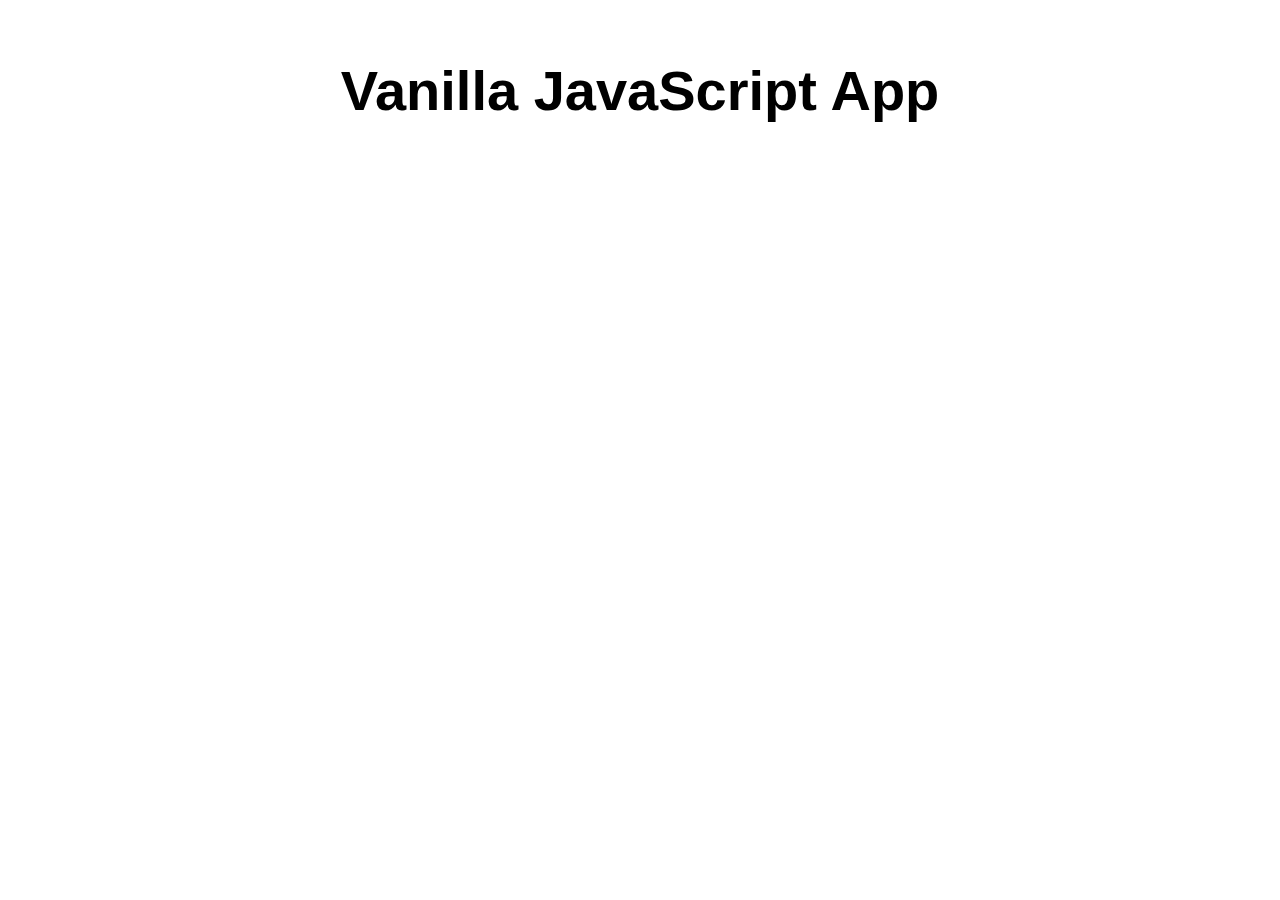
<file: src/index.html>
<!DOCTYPE html>
<html lang="en">

<head>
  <meta charset="UTF-8">
  <meta name="viewport" content="width=device-width, initial-scale=1.0">
  <link rel="stylesheet" href="styles.css">
  <title>Vanilla JavaScript App</title>
</head>

<body>
  <main>
    <h1>Vanilla JavaScript App</h1>
  </main>
</body>

</html>
</file>
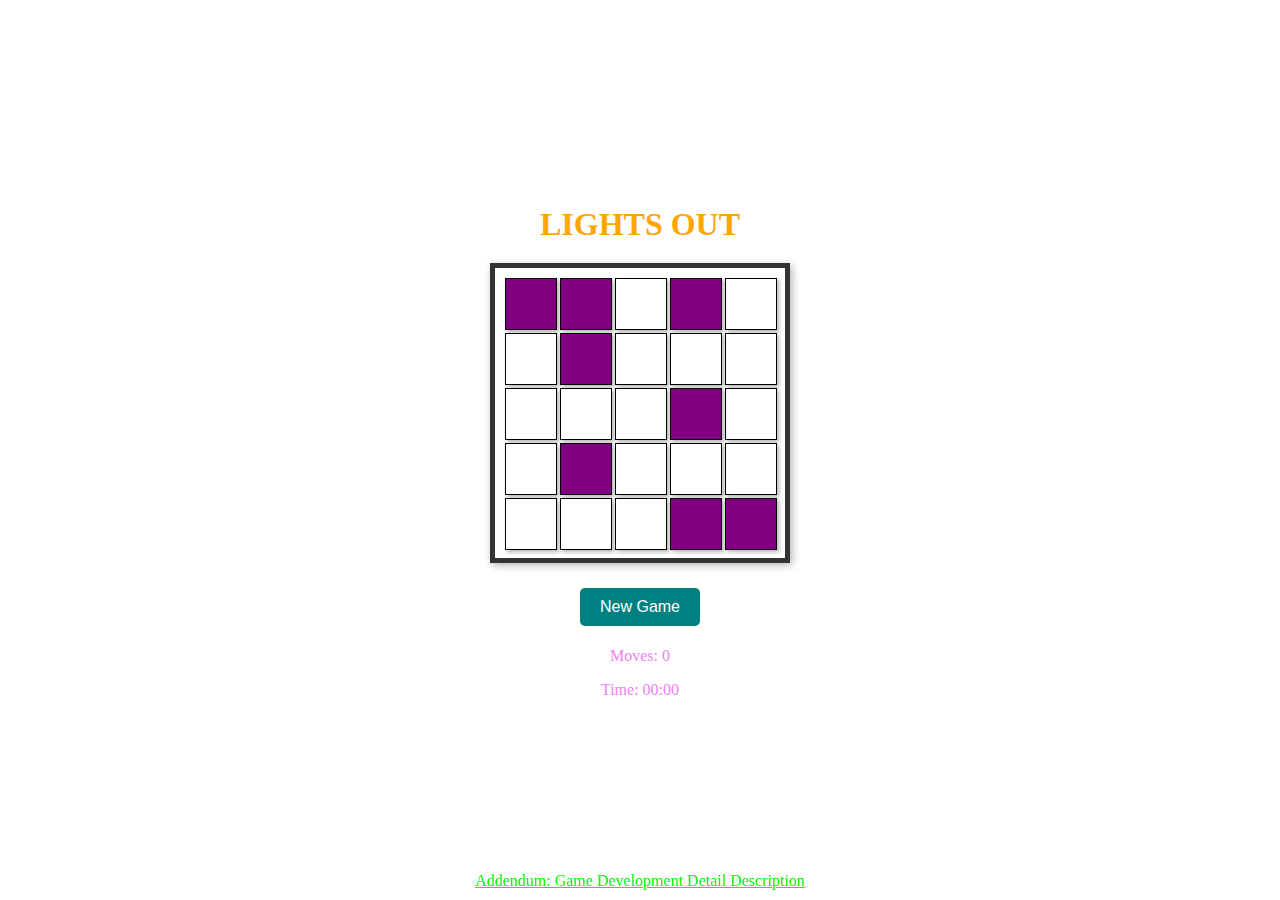
<file: src/itc505/final/index.html>
<!DOCTYPE html>
<html lang="en">
<head>
  <meta charset="UTF-8">
  <title>Lights Out</title>
  <link rel="stylesheet" href="styles.css">
</head>
<body>
  <div class="container">
    <h1 class="game-title">LIGHTS OUT </h1>
    <div class="board" id="board"></div>
    <div class="buttons">
      <button onclick="newGame()">New Game</button>
      <p>Moves: <span id="moveCount">0</span></p>
	   <p>Time: <span id="timer">0:00</span></p>
    </div>
  </div>

  <!-- Game Logic -->
  <script src="script.js"></script>

  <!-- Addendum Link -->
  <footer>
    <div class="addendum-link" style="text-align: center; margin-top: 20px;">
      <a href="addendum.html">Addendum: Game Development Detail Description</a>
    </div>
  </footer>
</body>
</html>
</file>
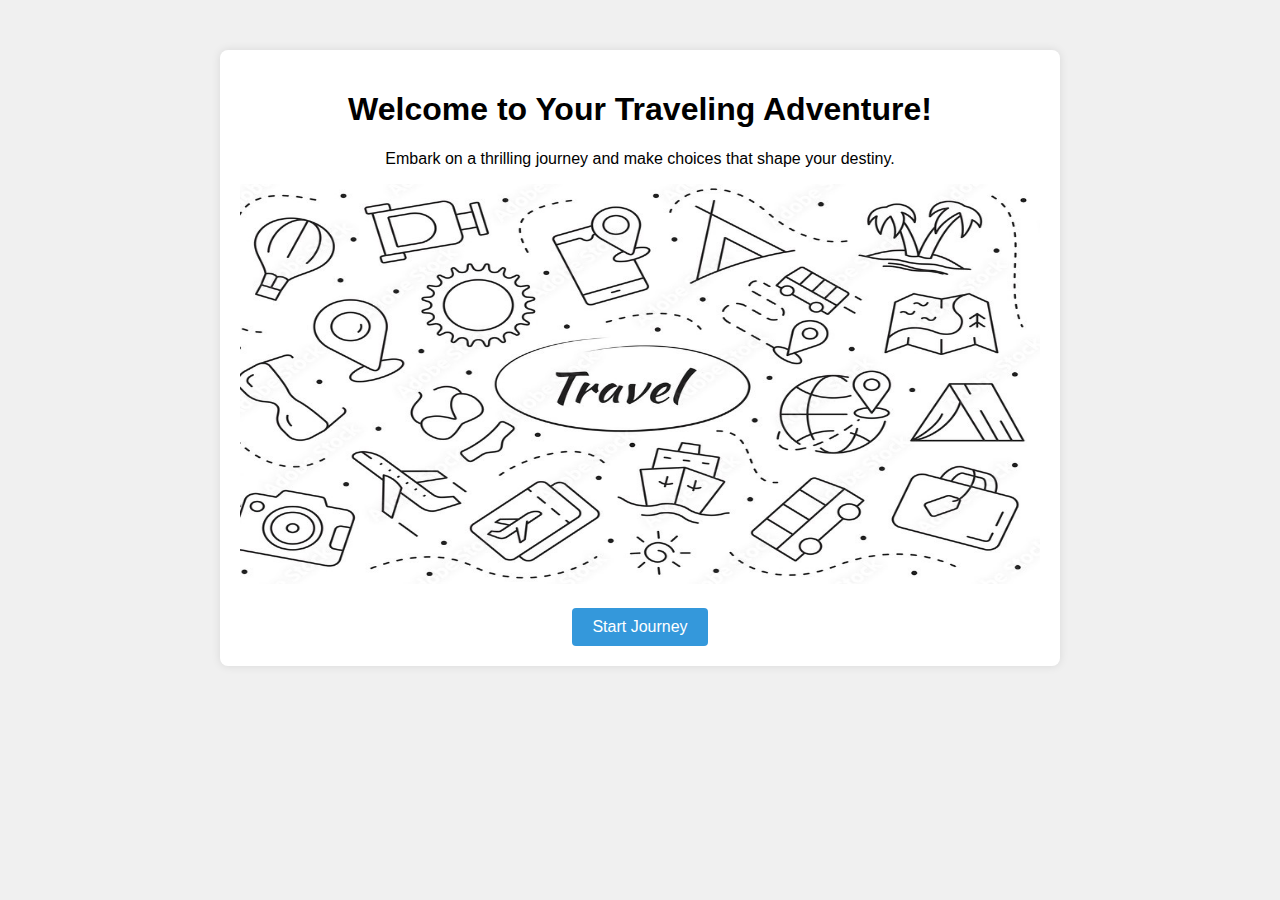
<file: src/itc505/Midterm/index.html>
<!DOCTYPE html>
<html lang="en">
<head>
  <meta charset="UTF-8">
  <meta name="viewport" content="width=device-width, initial-scale=1.0">
  <link rel="stylesheet" href="styles.css">
  <title>Travel Adventure</title>
</head>
<body>
  <div id="start-container">
    <h1>Welcome to Your Traveling Adventure!</h1>
    <p>Embark on a thrilling journey and make choices that shape your destiny.</p>
	<img id="journey-image" src="journey.jpg" alt="Journey Image"height="400"width="800">
    <a href="game.html" class="start-button">Start Journey</a>
  </div>

  <script src="script.js"></script>
</body>
</html>
</file>
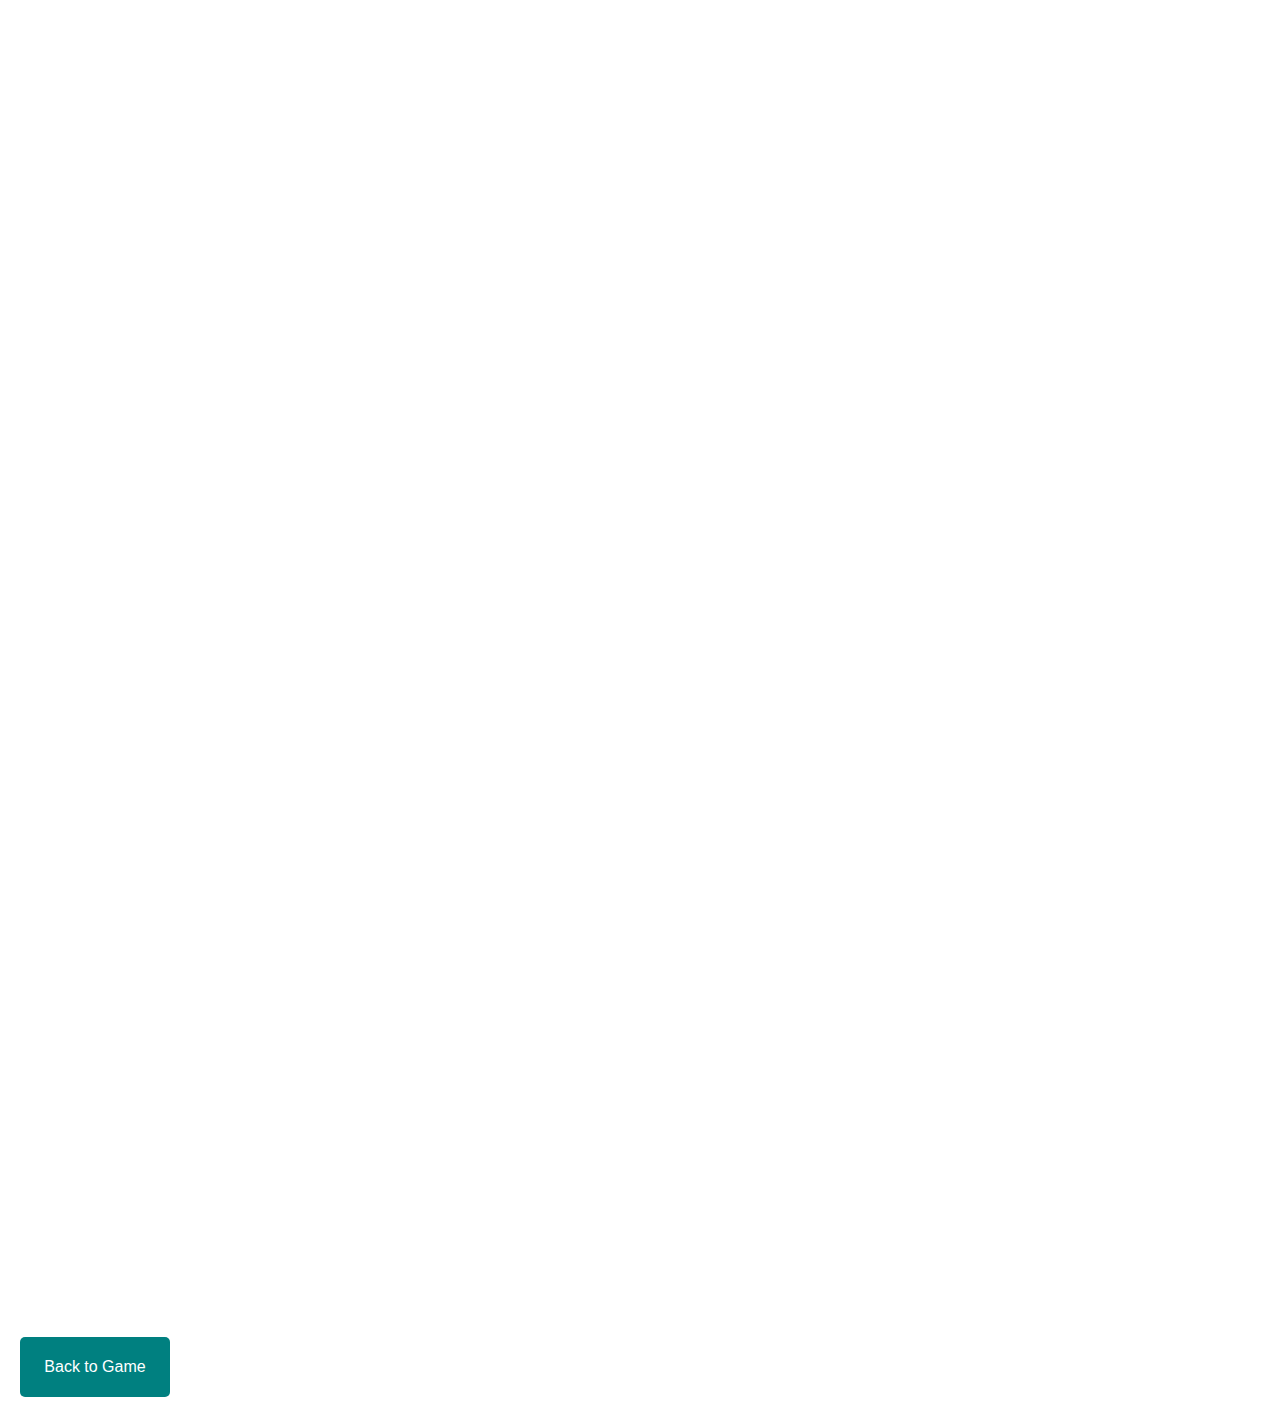
<file: src/itc505/final/addendum.html>
<!DOCTYPE html>
<html lang="en">
<head>
  <meta charset="UTF-8">
  <title>Lights Out - Addendum</title>
  <link rel="stylesheet" href="addendum.css">
</head>
<body>
  <h1>Addendum - Lights Out Game</h1>
  
  <!-- Process -->
  <p>
    <strong>Process:</strong><br>
    1. Created HTML structure for the game board.<br>
    2. Styled the board and squares using CSS for a clean layout.<br>
    3. Implemented JavaScript logic for toggling square colors and checking win condition.<br>
    4. Set up an initial solvable board configuration using random toggling.<br>
  </p>
  
  <!-- Creative Choices -->
  <p>
    <strong>Creative Choices:</strong><br>
    - Utilized CSS grid layout for organizing the game board.<br>
    - Used CSS classes for toggling square states to simplify color manipulation.<br>
    - Ensured the random initial board configuration remained solvable by implementing toggle patterns.<br>
  </p>
  
  <!-- Challenges Faced -->
  <p>
    <strong>Challenges Faced:</strong><br>
    - Generating a random solvable board configuration while ensuring the toggle pattern.<br>
    - Efficiently handling square click events and checking for a win condition.<br>
    - Providing clear visual feedback on square clicks for adjacent squares.<br>
  </p>
  
 <p>
    <strong>Insights Gained:</strong><br>
    - Enhanced understanding of grid-based layouts and flexbox in CSS.<br>
    - Strengthened problem-solving skills through JavaScript logic implementation.<br>
    - Learned techniques for managing game state and user interactions.<br>
    - Explored methods to optimize code for improved performance.<br>
  </p>

 <h1>Understanding Game Functions</h1>

    <h2>startTimer</h2>
    <p>Sets up a game timer using setInterval. It calls updateTimer every second to track game time.</p>

    <h2>updateTimer</h2>
    <p>Tracks time, increments seconds, and updates minutes after every 60 seconds. Displays time on the webpage.</p>

    <h2>stopTimer</h2>
    <p>Halts the game's timer by clearing the interval set by startTimer, stopping time count.</p>

    <h2>toggleSquare</h2>
    <p>Manages square states on the board. Toggles squares' state upon click and affects adjacent squares.</p>

    <h2>checkGameState</h2>
    <p>Checks if the player has won (all squares off) or lost (exceeded max moves). Determines game outcome.</p>

    <h2>displayWin</h2>
    <p>Called when the player wins. It displays a success alert and stops the game timer.</p>

    <h2>displayLoss</h2>
    <p>Invoked when player exceeds allowed moves. It shows a loss alert and stops the timer.</p>

    <h2>newGame</h2>
    <p>Resets the game to its initial state. Clears move count, resets board, and restarts the timer.</p>

    <h2>resetBoard</h2>
    <p>Randomizes the on/off state of each square for a unique game experience at the start.</p>

  <a href="index.html">Back to Game</a> <!-- Link to go back to the game -->
</body>
</html>
</file>
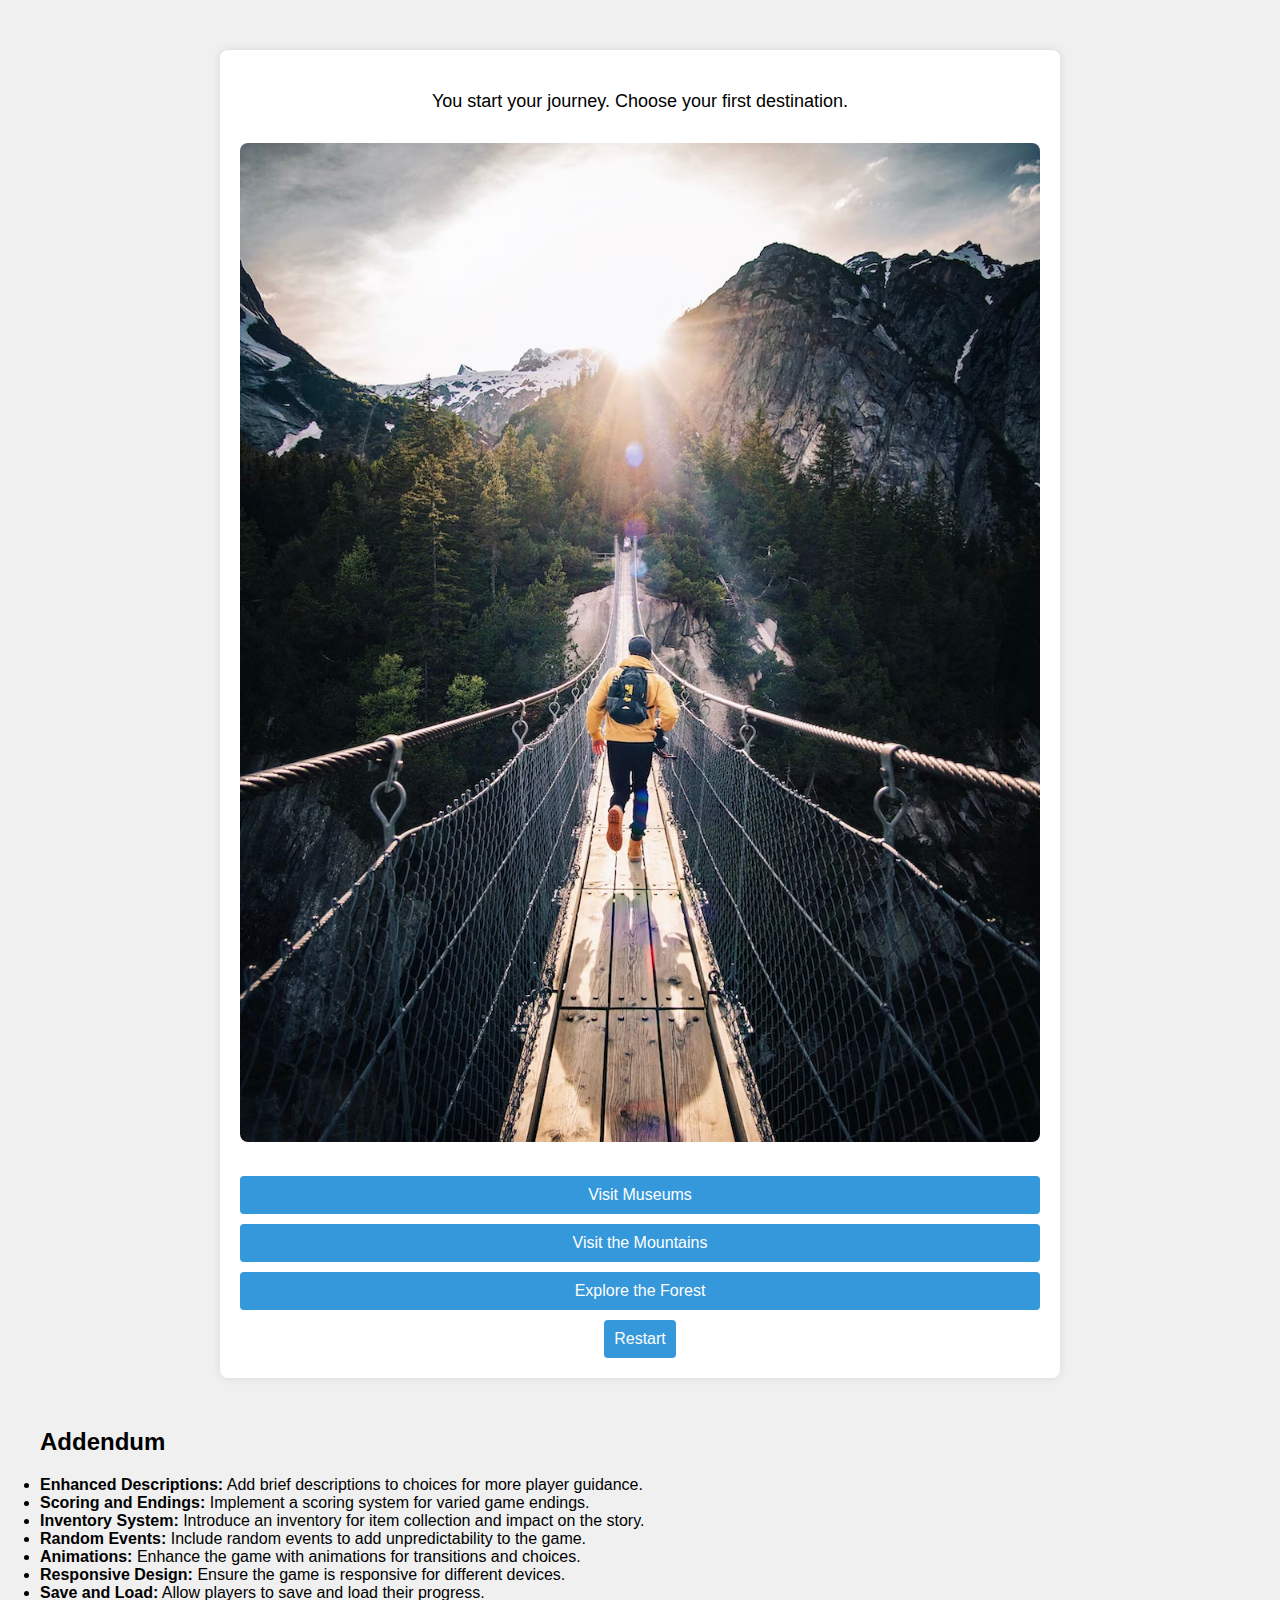
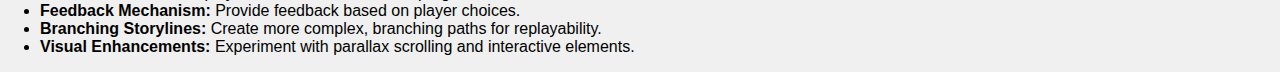
<file: src/itc505/Midterm/game.html>
<!DOCTYPE html>
<html lang="en">
<head>
  <meta charset="UTF-8">
  <meta name="viewport" content="width=device-width, initial-scale=1.0">
  <link rel="stylesheet" href="styles.css">
  <title>Travel Adventure</title>
</head>
<body>
  <div id="game-container">
    <div id="story">
      <p id="story-text">You start your journey. Choose your first destination.</p>
      <img id="story-image" src="start.jpg" alt="Story Image">
    </div>
    <div id="choices"></div>
    <button id="start-button" onclick="startGame()">Restart</button>
  </div>
  <footer>
    <ul>
	<div class="addendum">
      <h2>Addendum</h2>
      <li><strong>Enhanced Descriptions:</strong> Add brief descriptions to choices for more player guidance.</li>
      <li><strong>Scoring and Endings:</strong> Implement a scoring system for varied game endings.</li>
      <li><strong>Inventory System:</strong> Introduce an inventory for item collection and impact on the story.</li>
      <li><strong>Random Events:</strong> Include random events to add unpredictability to the game.</li>
      <li><strong>Animations:</strong> Enhance the game with animations for transitions and choices.</li>
      <li><strong>Responsive Design:</strong> Ensure the game is responsive for different devices.</li>
      <li><strong>Save and Load:</strong> Allow players to save and load their progress.</li>
      <li><strong>Feedback Mechanism:</strong> Provide feedback based on player choices.</li>
      <li><strong>Branching Storylines:</strong> Create more complex, branching paths for replayability.</li>
      <li><strong>Visual Enhancements:</strong> Experiment with parallax scrolling and interactive elements.</li>
</div>
    </ul>
  </footer>
  <script src="script.js"></script>
</body>
</html>
</file>
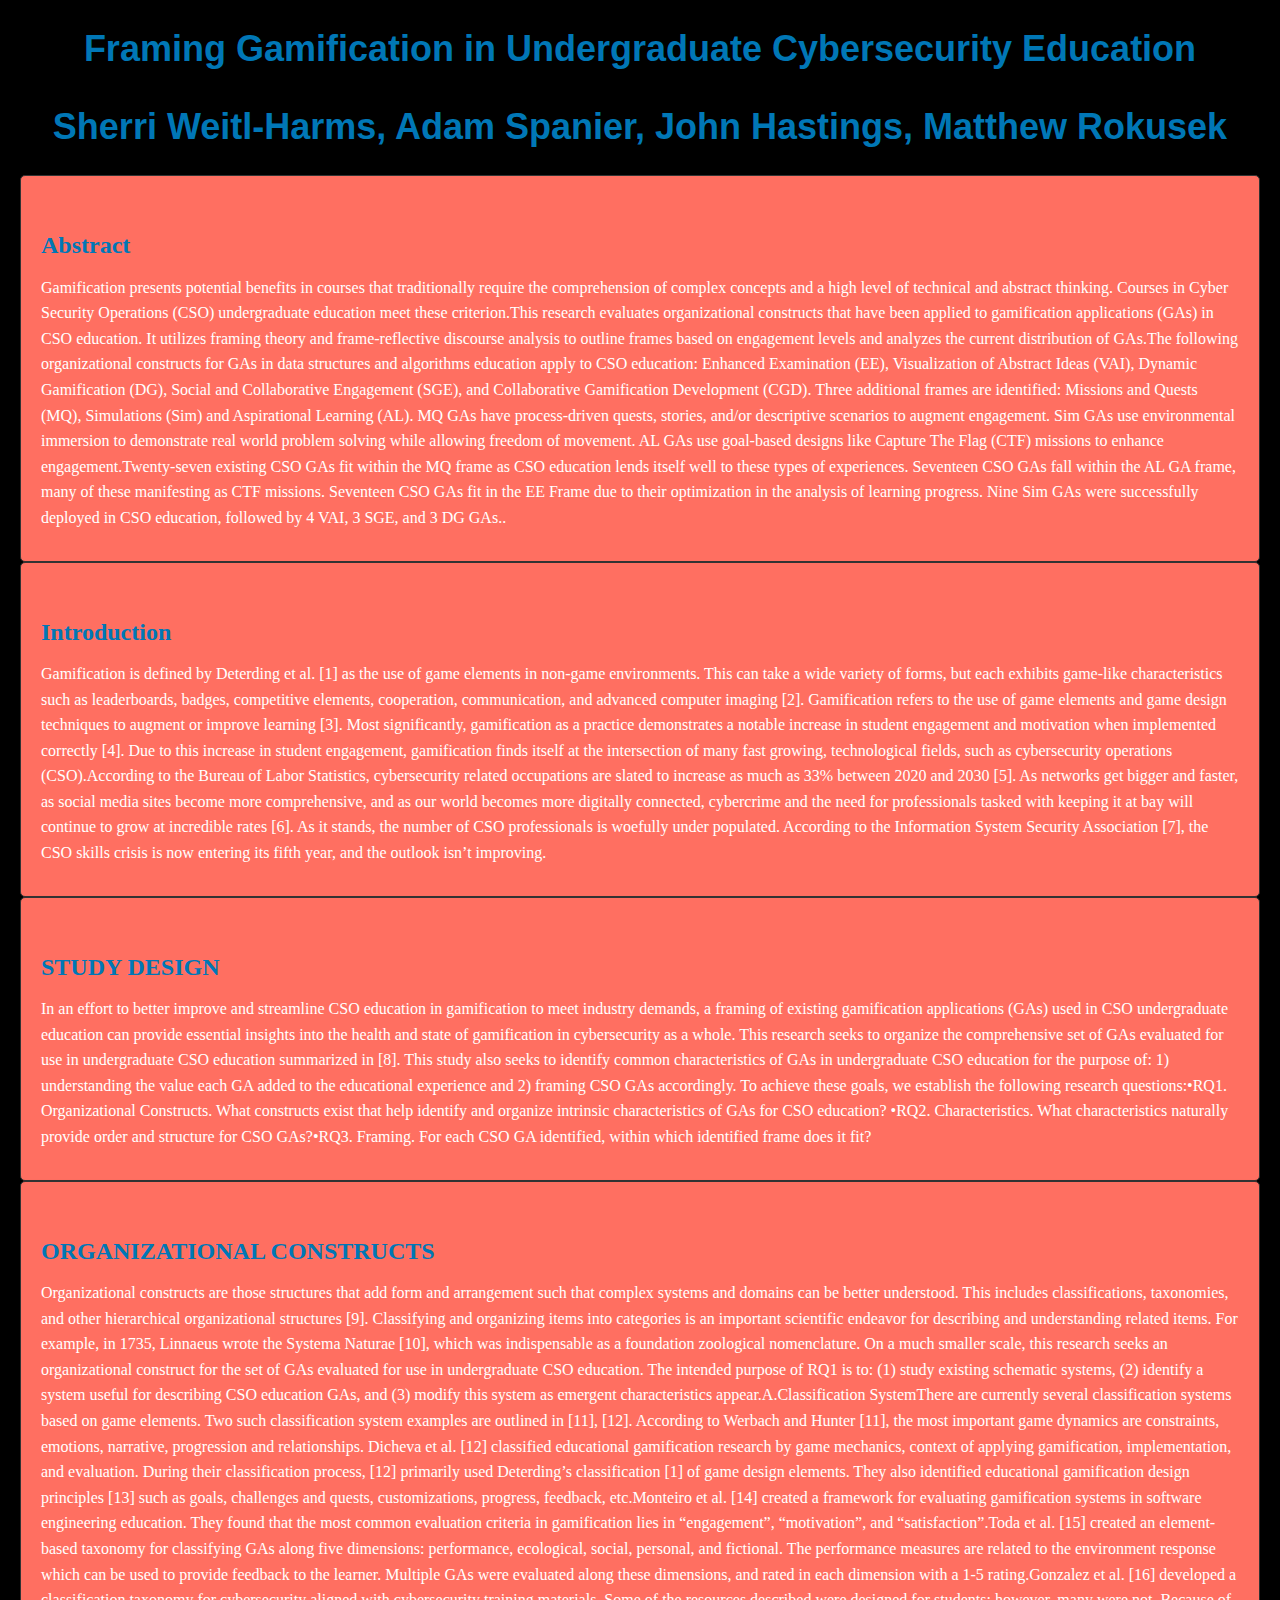
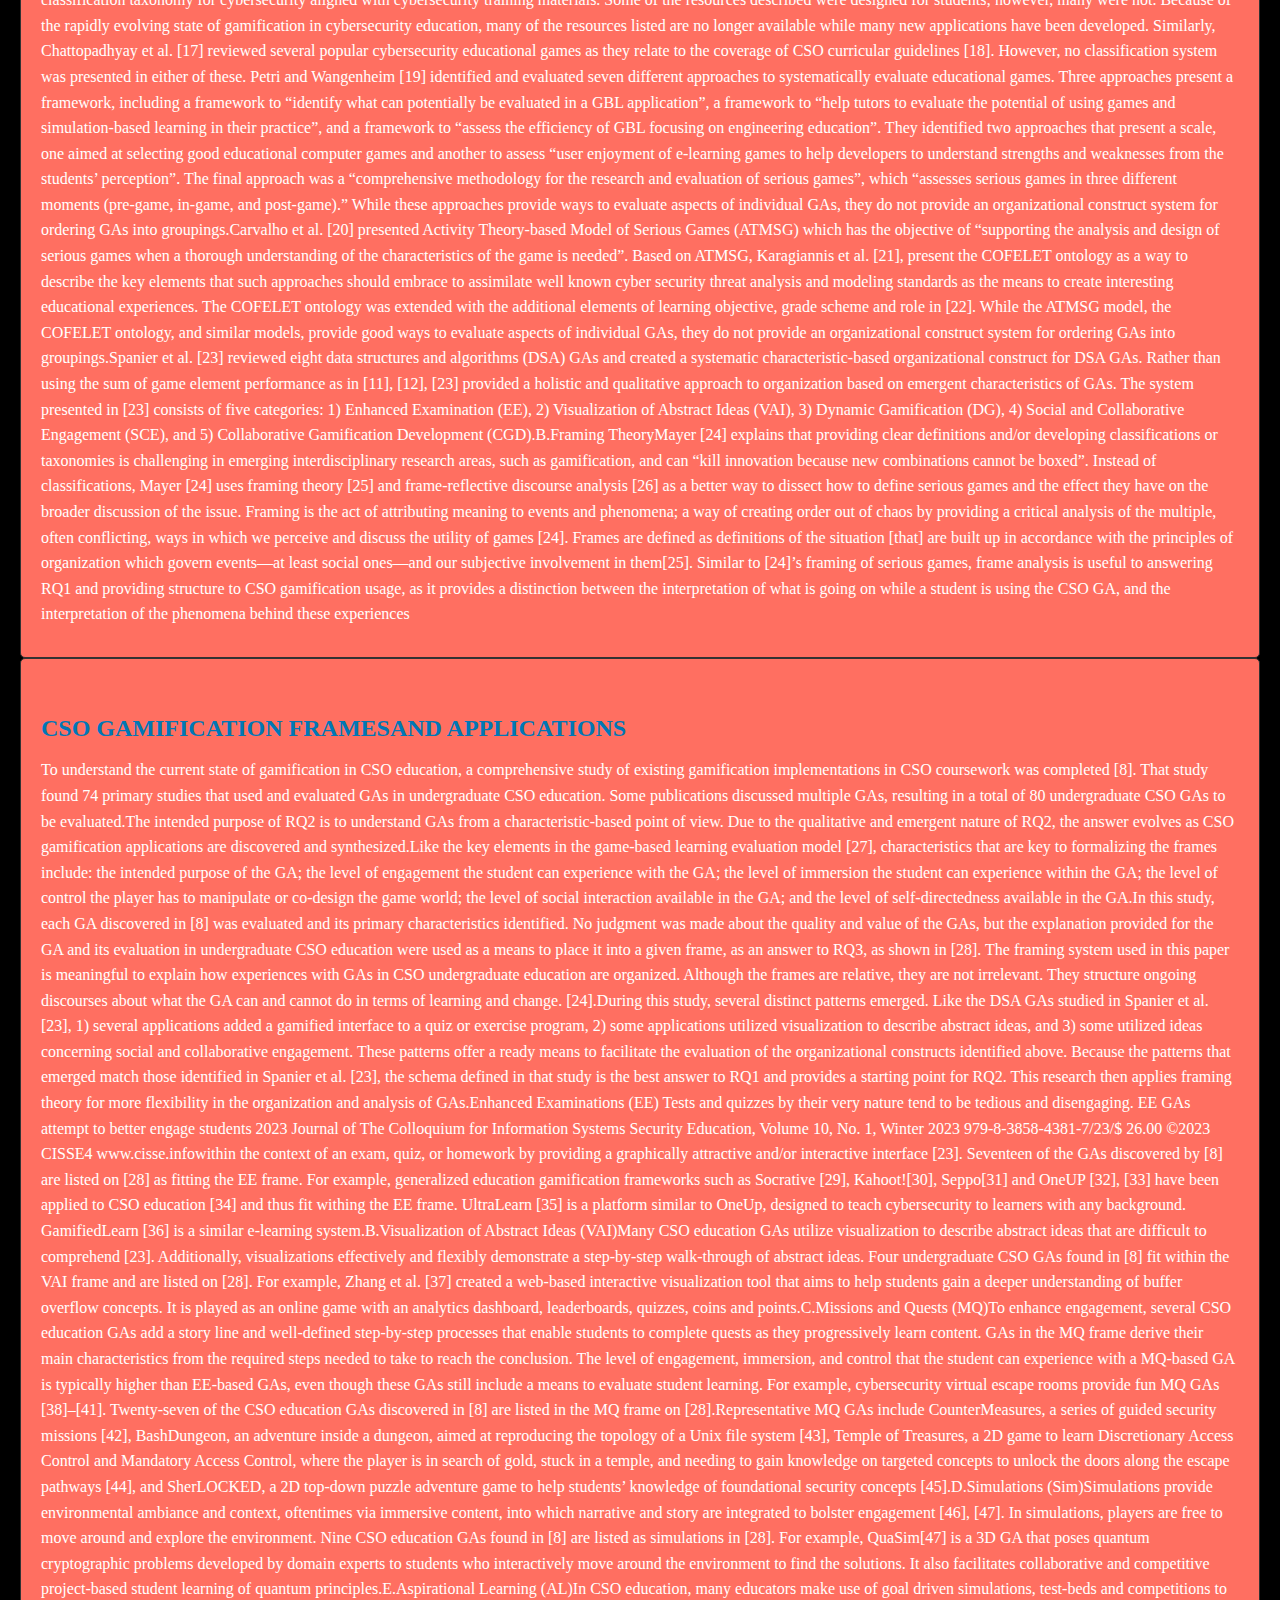
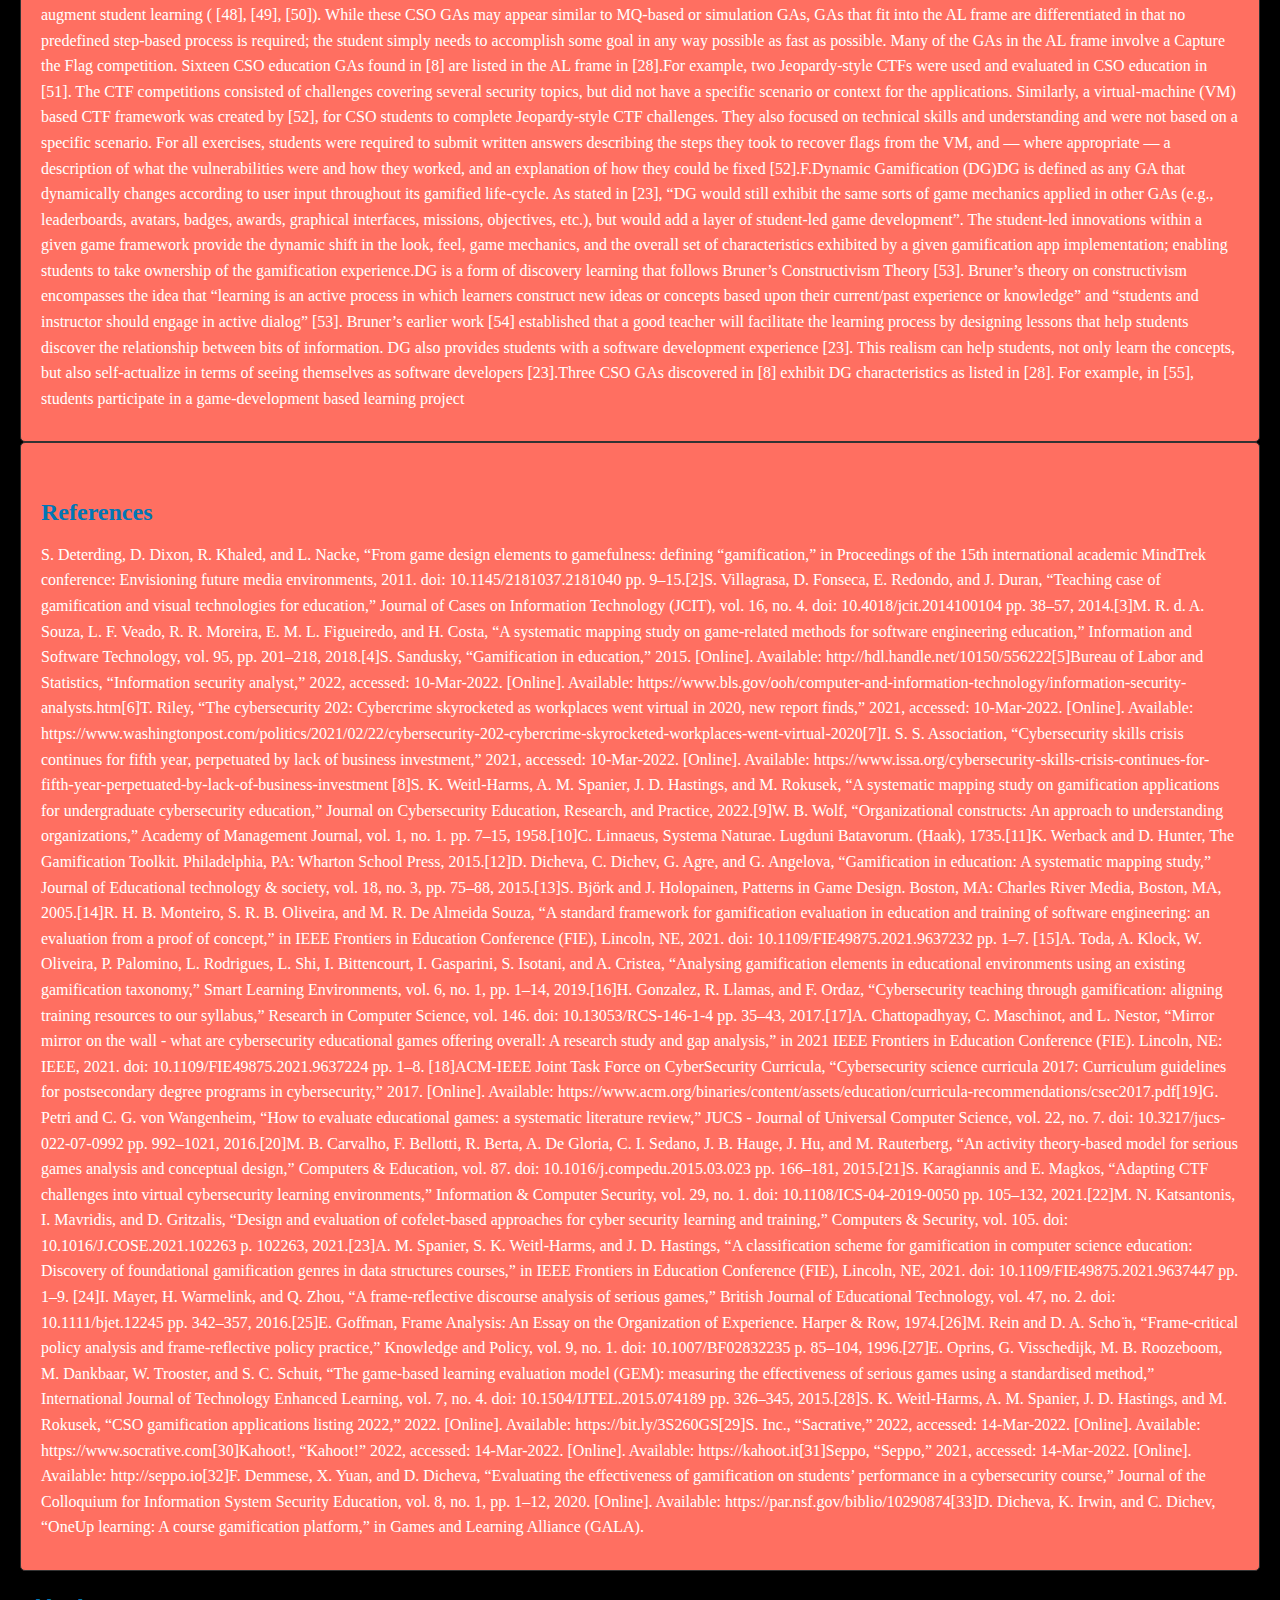
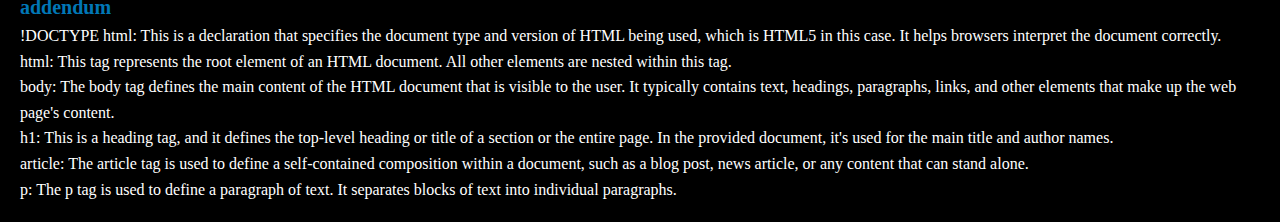
<file: src/itc505/lab/4/4.html>
<!DOCTYPE html>
<html>
<head>
 <link rel="stylesheet" type="text/css" href="style.css">
 </head>
<body>

<h1>Framing Gamification in Undergraduate Cybersecurity Education</h1>

<h1><h1>Sherri Weitl-Harms, Adam Spanier, John Hastings, Matthew Rokusek</h1></h1>

<article>
  <h2>Abstract</h2>
  <p>Gamification    presents    potential    benefits    in    courses   that   traditionally   require   the   comprehension   of   complex  concepts  and  a  high  level  of  technical  and  abstract  thinking.   Courses   in   Cyber   Security   Operations   (CSO)   undergraduate education meet these criterion.This research evaluates organizational constructs that have been   applied   to   gamification   applications   (GAs)   in   CSO   education.   It   utilizes   framing   theory   and   frame-reflective discourse analysis to outline frames based on engagement levels and analyzes the current distribution of GAs.The  following  organizational  constructs  for  GAs  in  data  structures and algorithms education apply to CSO education: Enhanced  Examination  (EE),  Visualization  of  Abstract  Ideas  (VAI),  Dynamic  Gamification  (DG),  Social  and  Collaborative  Engagement     (SGE),     and     Collaborative     Gamification     Development  (CGD).  Three  additional  frames  are  identified:  Missions and Quests (MQ), Simulations (Sim) and Aspirational Learning  (AL).  MQ  GAs  have  process-driven  quests,  stories,  and/or descriptive scenarios to augment engagement. Sim GAs use   environmental   immersion   to   demonstrate   real   world   problem solving while allowing freedom of movement. AL GAs use  goal-based  designs  like  Capture  The  Flag  (CTF)  missions  to enhance engagement.Twenty-seven  existing  CSO  GAs  fit  within  the  MQ  frame  as CSO education lends itself well to these types of experiences. Seventeen  CSO  GAs  fall  within  the  AL  GA  frame,  many  of  these manifesting as CTF missions. Seventeen CSO GAs fit in the  EE  Frame  due  to  their  optimization  in  the  analysis  of  learning progress. Nine Sim GAs were successfully deployed in CSO education, followed by 4 VAI, 3 SGE, and 3 DG GAs..</p>
</article>

<article>
  <h2>Introduction</h2>
  <p>Gamification is defined by Deterding et al. [1] as the use of game elements in non-game environments. This can take a   wide   variety   of   forms,   but   each   exhibits   game-like characteristics  such  as  leaderboards,  badges,  competitive  elements,    cooperation,    communication,    and    advanced    computer imaging [2]. Gamification refers to the use of game elements and game design techniques to augment or improve learning  [3].  Most  significantly,  gamification  as  a  practice  demonstrates  a  notable  increase  in  student  engagement  and  motivation  when  implemented  correctly  [4].  Due  to  this  increase  in  student  engagement,  gamification  finds  itself  at  the  intersection  of  many  fast  growing,  technological  fields,  such as cybersecurity operations (CSO).According    to    the    Bureau    of    Labor    Statistics,    cybersecurity  related  occupations  are  slated  to  increase  as  much as 33% between 2020 and 2030 [5]. As networks get bigger   and   faster,   as   social   media   sites   become   more   comprehensive,  and  as  our  world  becomes  more  digitally  connected, cybercrime and the need for professionals tasked with keeping it at bay will continue to grow at incredible rates [6].  As  it  stands,  the  number  of  CSO  professionals  is  woefully  under  populated.  According  to  the  Information  System Security Association [7], the CSO skills crisis is now 
entering its fifth year, and the outlook isn’t improving.</p>
  
</article>

<article>
  <h2>STUDY DESIGN</h2>
  <p>In  an  effort  to  better  improve  and  streamline  CSO  education  in  gamification  to  meet  industry  demands,  a  framing of existing gamification applications (GAs) used in CSO undergraduate education can provide essential insights into the health and state of gamification in cybersecurity as a whole. This research seeks to organize the comprehensive set of  GAs  evaluated  for  use  in  undergraduate  CSO  education  summarized in [8]. This study also seeks to identify common characteristics  of  GAs  in  undergraduate  CSO  education  for  the purpose of: 1) understanding the value each GA added to the   educational   experience   and   2)   framing   CSO   GAs   accordingly.   To   achieve   these   goals,   we   establish   the   following research questions:•RQ1. Organizational Constructs. What constructs exist that help identify and organize intrinsic characteristics of GAs for CSO education? •RQ2. Characteristics. What characteristics naturally provide order and structure for CSO GAs?•RQ3. Framing. For each CSO GA identified, within which identified frame does it fit?
</p>
  
</article>

<article>
  <h2>ORGANIZATIONAL CONSTRUCTS</h2>
  <p>Organizational  constructs  are  those  structures  that  add  form   and   arrangement   such   that   complex   systems   and   domains    can    be    better    understood.    This    includes    classifications,     taxonomies,     and     other     hierarchical     organizational  structures  [9].  Classifying  and  organizing  items into categories is an important scientific endeavor for describing and understanding related items. For example, in 1735, Linnaeus wrote the Systema Naturae [10], which was indispensable as a foundation zoological nomenclature. On a much  smaller  scale,  this  research  seeks  an  organizational  construct   for   the   set   of   GAs   evaluated   for   use   in   undergraduate CSO education. The intended purpose of RQ1 is  to:  (1)  study  existing  schematic  systems,  (2)  identify  a  system  useful  for  describing  CSO  education  GAs,  and  (3)  modify this system as emergent characteristics appear.A.Classification SystemThere  are  currently  several  classification  systems  based  on game elements. Two such classification system examples are outlined in [11], [12]. According to Werbach and Hunter [11],  the  most  important  game  dynamics  are  constraints,  emotions,  narrative,  progression  and  relationships.  Dicheva  et  al.  [12]  classified  educational  gamification  research  by  game    mechanics,    context    of    applying    gamification,    implementation,  and  evaluation.  During  their  classification  process, [12] primarily used Deterding’s classification [1] of game  design  elements.  They  also  identified  educational  gamification design principles [13] such as goals, challenges and quests, customizations, progress, feedback, etc.Monteiro  et  al.  [14]  created  a  framework  for  evaluating  gamification  systems  in  software  engineering  education.  They  found  that  the  most  common  evaluation  criteria  in  gamification   lies   in   “engagement”,   “motivation”,   and   “satisfaction”.Toda et al. [15] created an element-based taxonomy for classifying   GAs   along   five   dimensions:   performance,   ecological,  social,  personal,  and  fictional.  The  performance  measures are related to the environment response which can be  used  to  provide  feedback  to  the  learner.  Multiple  GAs  were  evaluated  along  these  dimensions,  and  rated  in  each  dimension with a 1-5 rating.Gonzalez et al. [16] developed a classification taxonomy for    cybersecurity    aligned    with    cybersecurity    training materials. Some of the resources described were designed for students;  however,  many  were  not.  Because  of  the  rapidly  evolving  state  of  gamification  in  cybersecurity  education,  many  of  the  resources  listed  are  no  longer  available  while  many  new  applications  have  been  developed.  Similarly,  Chattopadhyay   et   al.   [17]   reviewed   several   popular   cybersecurity   educational   games   as   they   relate   to   the   coverage  of  CSO  curricular  guidelines  [18].  However,  no  classification system was presented in either of these. Petri  and  Wangenheim  [19]  identified  and  evaluated  seven   different   approaches   to   systematically   evaluate   educational  games.  Three  approaches  present  a  framework,  including  a  framework  to  “identify  what  can  potentially  be  evaluated in a GBL application”, a framework to “help tutors to evaluate the potential of using games and simulation-based learning  in  their  practice”,  and  a  framework  to  “assess  the  efficiency of GBL focusing on engineering education”. They identified two approaches that present a scale, one aimed at selecting  good  educational  computer  games  and  another  to  assess   “user   enjoyment   of   e-learning   games   to   help   developers to understand strengths and weaknesses from the students’    perception”.    The    final    approach    was    a    “comprehensive    methodology for    the    research    and    evaluation of serious games”, which “assesses serious games in  three  different  moments  (pre-game,  in-game,  and  post-game).”  While  these  approaches  provide  ways  to  evaluate  aspects   of   individual   GAs,   they   do   not   provide   an   organizational   construct   system   for   ordering   GAs   into   groupings.Carvalho  et  al.  [20]  presented  Activity  Theory-based Model of Serious Games (ATMSG) which has the objective of “supporting the analysis and design of serious games when a thorough understanding of the characteristics of the game is  needed”.  Based  on  ATMSG,  Karagiannis  et  al.  [21],  present the COFELET ontology as a way to describe the key elements that such approaches should embrace to assimilate well  known  cyber  security  threat  analysis  and  modeling  standards  as  the  means  to  create  interesting  educational  experiences. The COFELET ontology was extended with the additional elements of learning objective, grade scheme and role  in  [22].  While  the  ATMSG  model,  the  COFELET  ontology, and similar models, provide good ways to evaluate aspects   of   individual   GAs,   they   do   not   provide   an   organizational   construct   system   for   ordering   GAs   into   groupings.Spanier  et  al.  [23]  reviewed  eight  data  structures  and  algorithms    (DSA)    GAs    and    created    a    systematic    characteristic-based  organizational  construct  for  DSA  GAs.  Rather than using the sum of game element performance as in [11], [12], [23] provided a holistic and qualitative approach to  organization  based  on  emergent  characteristics  of  GAs.  The system presented in [23] consists of five categories: 1) Enhanced  Examination  (EE),  2)  Visualization  of  Abstract  Ideas (VAI), 3) Dynamic Gamification (DG), 4) Social and Collaborative   Engagement   (SCE),   and   5)   Collaborative   Gamification Development (CGD).B.Framing TheoryMayer  [24]  explains  that  providing  clear  definitions  and/or    developing    classifications    or    taxonomies    is    challenging  in  emerging  interdisciplinary  research  areas,  such as gamification, and can “kill innovation because new combinations  cannot  be  boxed”.  Instead  of  classifications, Mayer  [24]  uses  framing  theory  [25]  and  frame-reflective discourse  analysis  [26]  as  a  better  way  to  dissect  how  to  define serious games and the effect they have on the broader discussion  of  the  issue.  Framing  is  the  act  of  attributing  meaning to events and phenomena; a way of creating order out of chaos by providing a critical analysis of the multiple, often conflicting, ways in which we perceive and discuss the utility of games [24]. Frames are defined as definitions of the situation [that] are built up in accordance with the principles 
of organization which govern events—at least social ones—and our subjective involvement in them[25]. Similar to [24]’s framing   of   serious   games,   frame   analysis   is   useful   to   answering RQ1 and providing structure to CSO gamification usage, as it provides a distinction between the interpretation of what is going on while a student is using the CSO GA, and the    interpretation    of    the    phenomena    behind    these experiences</p>
  
</article>

<article>
  <h2>CSO GAMIFICATION FRAMESAND APPLICATIONS</h2>
  <p>To  understand  the  current  state  of  gamification  in  CSO  education,  a  comprehensive  study  of  existing  gamification  implementations  in  CSO  coursework  was  completed  [8].  That study found 74 primary studies that used and evaluated GAs  in  undergraduate  CSO  education.  Some  publications discussed   multiple   GAs,   resulting   in   a   total   of   80   undergraduate CSO GAs to be evaluated.The intended purpose of RQ2 is to understand GAs from a  characteristic-based  point  of  view.  Due  to  the  qualitative  and  emergent  nature  of  RQ2,  the  answer  evolves  as  CSO  gamification applications are discovered and synthesized.Like   the   key   elements   in   the   game-based   learning   evaluation   model   [27],   characteristics   that   are   key   to   formalizing the frames include: the intended purpose of the GA; the level of engagement the student can experience with the  GA;  the  level  of  immersion  the  student  can  experience  within  the  GA;  the  level  of  control  the  player  has  to  manipulate or co-design the game world; the level of social interaction  available  in  the  GA;  and  the  level  of  self-directedness available in the GA.In  this  study,  each  GA  discovered  in  [8]  was  evaluated  and  its  primary  characteristics  identified.  No  judgment  was  made  about  the  quality  and  value  of  the  GAs,  but  the  explanation  provided  for  the  GA  and  its  evaluation  in  undergraduate CSO education were used as a means to place it into a given frame, as an answer to RQ3, as shown in [28]. The  framing  system  used  in  this  paper  is  meaningful  to  explain  how  experiences  with  GAs  in  CSO  undergraduate  education  are  organized. Although  the  frames  are  relative,  they  are  not  irrelevant.  They  structure  ongoing  discourses  about  what  the  GA  can  and  cannot  do  in  terms  of  learning  and change. [24].During this study, several distinct patterns emerged. Like the  DSA  GAs  studied  in  Spanier  et  al.  [23],  1)  several  applications added a gamified interface to a quiz or exercise program,   2)   some   applications   utilized   visualization   to   describe abstract ideas, and 3) some utilized ideas concerning social and collaborative engagement. These patterns offer a ready means to facilitate the evaluation of the organizational constructs   identified   above.   Because   the   patterns   that   emerged  match  those  identified  in  Spanier  et  al.  [23],  the  schema defined in that study is the best answer to RQ1 and provides a starting point for RQ2. This research then applies framing  theory  for  more  flexibility  in  the  organization  and analysis of GAs.Enhanced Examinations (EE) Tests and quizzes by their very nature tend to be tedious and disengaging. EE GAs attempt to better engage students 
2023 Journal of The Colloquium for Information Systems Security Education, Volume 10, No. 1, Winter 2023 979-8-3858-4381-7/23/$ 26.00 ©2023   CISSE4 www.cisse.infowithin  the  context  of  an  exam,  quiz,  or  homework  by  providing a graphically attractive and/or interactive interface [23].  Seventeen  of  the  GAs  discovered  by  [8]  are  listed  on  [28]  as  fitting  the  EE  frame.  For  example,  generalized  education  gamification  frameworks  such  as  Socrative  [29], Kahoot![30], Seppo[31]  and  OneUP  [32],  [33]  have  been  applied  to  CSO  education  [34]  and  thus  fit  withing  the  EE  frame. UltraLearn  [35]  is  a  platform  similar  to  OneUp, designed   to   teach   cybersecurity   to   learners   with   any   background. GamifiedLearn  [36]  is  a  similar  e-learning system.B.Visualization of Abstract Ideas (VAI)Many   CSO   education   GAs   utilize   visualization   to   describe abstract ideas that are difficult to comprehend [23]. Additionally,     visualizations     effectively     and     flexibly     demonstrate  a  step-by-step  walk-through  of  abstract  ideas.  Four undergraduate CSO GAs found in [8] fit within the VAI frame and are listed on [28]. For example, Zhang et al. [37] created  a  web-based  interactive  visualization  tool  that  aims  to  help  students  gain  a  deeper  understanding  of  buffer  overflow  concepts.  It  is  played  as  an  online  game  with  an  analytics dashboard, leaderboards, quizzes, coins and points.C.Missions and Quests (MQ)To enhance engagement, several CSO education GAs add a  story  line  and  well-defined  step-by-step  processes  that  enable  students  to  complete  quests  as  they  progressively  learn  content.  GAs  in  the  MQ  frame  derive  their  main  characteristics from the required steps needed to take to reach the  conclusion.  The  level  of  engagement,  immersion,  and  control that the student can experience with a MQ-based GA is  typically  higher  than  EE-based  GAs,  even  though  these  GAs  still  include  a  means  to  evaluate  student  learning.  For  example, cybersecurity virtual escape rooms provide fun MQ GAs  [38]–[41].  Twenty-seven  of  the  CSO  education  GAs  discovered in [8] are listed in the MQ frame on [28].Representative  MQ  GAs  include  CounterMeasures,  a  series  of  guided  security  missions  [42],  BashDungeon,  an  adventure   inside   a   dungeon,   aimed   at   reproducing   the   topology of a Unix file system [43], Temple of Treasures, a 2D   game   to   learn   Discretionary   Access   Control   and   Mandatory Access Control, where the player is in search of gold,  stuck  in  a  temple,  and  needing  to  gain  knowledge  on  targeted  concepts  to  unlock  the  doors  along  the  escape  pathways  [44],  and  SherLOCKED,  a  2D  top-down  puzzle  adventure game to help students’ knowledge of foundational security concepts [45].D.Simulations (Sim)Simulations    provide    environmental    ambiance    and    context,   oftentimes   via   immersive   content,   into   which   narrative and story are integrated to bolster engagement [46], [47].  In  simulations,  players  are  free  to  move  around  and  explore the environment. Nine CSO education GAs found in [8]  are  listed  as  simulations  in  [28].  For  example,  QuaSim[47] is a 3D GA that poses quantum cryptographic problems developed  by  domain  experts  to  students  who  interactively  move  around  the  environment  to  find  the  solutions.  It  also  facilitates    collaborative    and    competitive    project-based student learning of quantum principles.E.Aspirational Learning (AL)In  CSO  education,  many  educators  make  use  of  goal  driven  simulations,  test-beds  and  competitions  to  augment  student  learning  (  [48],  [49],  [50]).  While  these  CSO  GAs  may  appear  similar  to  MQ-based  or  simulation  GAs,  GAs  that  fit  into  the  AL  frame  are  differentiated  in  that  no  predefined step-based process is required; the student simply needs to accomplish some goal in any way possible as fast as possible. Many of the GAs in the AL frame involve a Capture the Flag competition. Sixteen CSO education GAs found in [8] are listed in the AL frame in [28].For  example,  two  Jeopardy-style  CTFs  were  used  and  evaluated in CSO education in [51]. The CTF competitions consisted of challenges covering several security topics, but did   not   have   a   specific   scenario   or   context   for   the   applications.  Similarly,  a  virtual-machine  (VM)  based  CTF  framework   was   created   by   [52],   for   CSO   students   to   complete Jeopardy-style CTF challenges. They also focused on technical skills and understanding and were not based on a specific scenario. For all exercises, students were required to  submit  written  answers  describing  the  steps  they  took  to  recover  flags  from  the  VM,  and  — where  appropriate  — a description  of  what  the  vulnerabilities  were  and  how  they  worked, and an explanation of how they could be fixed [52].F.Dynamic Gamification (DG)DG  is  defined  as  any  GA  that  dynamically  changes  according to user input throughout its gamified life-cycle. As stated in [23], “DG would still exhibit the same sorts of game mechanics applied in other GAs (e.g., leaderboards, avatars, badges,  awards,  graphical  interfaces,  missions,  objectives, etc.),    but    would    add    a    layer    of    student-led    game    development”.  The  student-led  innovations  within  a  given  game framework provide the dynamic shift in the look, feel, game   mechanics,   and   the   overall   set   of   characteristics   exhibited  by  a  given  gamification   app   implementation;   enabling  students  to  take  ownership  of  the  gamification  experience.DG is a form of discovery learning that follows Bruner’s Constructivism     Theory     [53].     Bruner’s     theory     on     constructivism  encompasses  the  idea  that  “learning  is  an  active  process  in  which  learners  construct  new  ideas  or  concepts   based   upon   their   current/past   experience   or   knowledge”  and  “students  and  instructor  should  engage  in  active  dialog”  [53].  Bruner’s  earlier  work  [54]  established  that  a  good  teacher  will  facilitate  the  learning  process  by  designing lessons that help students discover the relationship between bits of information. DG also provides students with a  software  development  experience  [23].  This  realism  can  help  students,  not  only  learn  the  concepts,  but  also  self-actualize   in   terms   of   seeing   themselves   as   software   developers [23].Three   CSO   GAs   discovered   in   [8]   exhibit   DG   characteristics as listed in [28]. For example, in [55], students participate  in  a  game-development  based  learning  project</p></article>

<article>
  <h2>References</h2>
  <p>S. Deterding, D. Dixon, R. Khaled, and L. Nacke, “From game design elements to gamefulness: defining “gamification,” in Proceedings of the 15th international academic MindTrek conference: Envisioning future media environments, 2011. doi: 10.1145/2181037.2181040 pp. 9–15.[2]S. Villagrasa, D. Fonseca, E. Redondo, and J. Duran, “Teaching case of gamification and visual technologies for education,” Journal of Cases on Information Technology (JCIT), vol. 16, no. 4. doi: 10.4018/jcit.2014100104 pp. 38–57, 2014.[3]M. R. d. A. Souza, L. F. Veado, R. R. Moreira, E. M. L. Figueiredo, and H. Costa, “A systematic mapping study on game-related methods for software engineering education,” Information and Software Technology, vol. 95, pp. 201–218, 2018.[4]S. Sandusky, “Gamification in education,” 2015. [Online]. Available: http://hdl.handle.net/10150/556222[5]Bureau of Labor and Statistics, “Information security analyst,” 2022, accessed: 10-Mar-2022. [Online]. Available: https://www.bls.gov/ooh/computer-and-information-technology/information-security-analysts.htm[6]T. Riley, “The cybersecurity 202: Cybercrime skyrocketed as workplaces went virtual in 2020, new report finds,” 2021, accessed: 10-Mar-2022. [Online]. Available: https://www.washingtonpost.com/politics/2021/02/22/cybersecurity-202-cybercrime-skyrocketed-workplaces-went-virtual-2020[7]I. S. S. Association, “Cybersecurity skills crisis continues for fifth year, perpetuated by lack of business investment,” 2021, accessed: 10-Mar-2022. [Online]. Available: https://www.issa.org/cybersecurity-skills-crisis-continues-for-fifth-year-perpetuated-by-lack-of-business-investment [8]S. K. Weitl-Harms, A. M. Spanier, J. D. Hastings, and M. Rokusek, “A systematic mapping study on gamification applications for undergraduate cybersecurity education,” Journal on Cybersecurity Education, Research, and Practice, 2022.[9]W. B. Wolf, “Organizational constructs: An approach to understanding organizations,” Academy of Management Journal, vol. 1, no. 1. pp. 7–15, 1958.[10]C. Linnaeus, Systema Naturae. Lugduni Batavorum. (Haak), 1735.[11]K. Werback and D. Hunter, The Gamification Toolkit. Philadelphia, PA: Wharton School Press, 2015.[12]D. Dicheva, C. Dichev, G. Agre, and G. Angelova, “Gamification in education: A systematic mapping study,” Journal of Educational technology & society, vol. 18, no. 3, pp. 75–88, 2015.[13]S. Björk and J. Holopainen, Patterns in Game Design. Boston, MA: Charles River Media, Boston, MA, 2005.[14]R. H. B. Monteiro, S. R. B. Oliveira, and M. R. De Almeida Souza, “A standard framework for gamification evaluation in education and training of software engineering: an evaluation from a proof of concept,” in IEEE Frontiers in Education Conference (FIE), Lincoln, NE, 2021. doi: 10.1109/FIE49875.2021.9637232 pp. 1–7. [15]A. Toda, A. Klock, W. Oliveira, P. Palomino, L. Rodrigues, L. Shi, I. Bittencourt, I. Gasparini, S. Isotani, and A. Cristea, “Analysing gamification elements in educational environments using an existing gamification taxonomy,” Smart Learning Environments, vol. 6, no. 1, pp. 1–14, 2019.[16]H. Gonzalez, R. Llamas, and F. Ordaz, “Cybersecurity teaching through gamification: aligning training resources to our syllabus,” Research in Computer Science, vol. 146. doi: 10.13053/RCS-146-1-4 pp. 35–43, 2017.[17]A. Chattopadhyay, C. Maschinot, and L. Nestor, “Mirror mirror on the wall - what are cybersecurity educational games offering overall: A research study and gap analysis,” in 2021 IEEE Frontiers in Education Conference (FIE). Lincoln, NE: IEEE, 2021. doi: 10.1109/FIE49875.2021.9637224 pp. 1–8. [18]ACM-IEEE Joint Task Force on CyberSecurity Curricula, “Cybersecurity science curricula 2017: Curriculum guidelines for postsecondary degree programs in cybersecurity,” 2017. [Online]. Available: https://www.acm.org/binaries/content/assets/education/curricula-recommendations/csec2017.pdf[19]G. Petri and C. G. von Wangenheim, “How to evaluate educational games: a systematic literature review,” JUCS - Journal of Universal Computer Science, vol. 22, no. 7. doi: 10.3217/jucs-022-07-0992 pp. 992–1021, 2016.[20]M. B. Carvalho, F. Bellotti, R. Berta, A. De Gloria, C. I. Sedano, J. B. Hauge, J. Hu, and M. Rauterberg, “An activity theory-based model for serious games analysis and conceptual design,” Computers & Education, vol. 87. doi: 10.1016/j.compedu.2015.03.023 pp. 166–181, 2015.[21]S. Karagiannis and E. Magkos, “Adapting CTF challenges into virtual cybersecurity learning environments,” Information & Computer Security, vol. 29, no. 1. doi: 10.1108/ICS-04-2019-0050 pp. 105–132, 2021.[22]M. N. Katsantonis, I. Mavridis, and D. Gritzalis, “Design and evaluation of cofelet-based approaches for cyber security learning and training,” Computers & Security, vol. 105. doi: 10.1016/J.COSE.2021.102263 p. 102263, 2021.[23]A. M. Spanier, S. K. Weitl-Harms, and J. D. Hastings, “A classification scheme for gamification in computer science education: Discovery of foundational gamification genres in data structures courses,” in IEEE Frontiers in Education Conference (FIE), Lincoln, NE, 2021. doi: 10.1109/FIE49875.2021.9637447 pp. 1–9. [24]I. Mayer, H. Warmelink, and Q. Zhou, “A frame-reflective discourse analysis of serious games,” British Journal of Educational Technology, vol. 47, no. 2. doi: 10.1111/bjet.12245 pp. 342–357, 2016.[25]E. Goffman, Frame Analysis: An Essay on the Organization of Experience. Harper & Row, 1974.[26]M. Rein and D. A. Scho ̈n, “Frame-critical policy analysis and frame-reflective policy practice,” Knowledge and Policy, vol. 9, no. 1. doi: 10.1007/BF02832235 p. 85–104, 1996.[27]E. Oprins, G. Visschedijk, M. B. Roozeboom, M. Dankbaar, W. Trooster, and S. C. Schuit, “The game-based learning evaluation model (GEM): measuring the effectiveness of serious games using a standardised method,” International Journal of Technology Enhanced Learning, vol. 7, no. 4. doi: 10.1504/IJTEL.2015.074189 pp. 326–345, 2015.[28]S. K. Weitl-Harms, A. M. Spanier, J. D. Hastings, and M. Rokusek, “CSO gamification applications listing 2022,” 2022. [Online]. Available: https://bit.ly/3S260GS[29]S. Inc., “Sacrative,” 2022, accessed: 14-Mar-2022. [Online]. Available: https://www.socrative.com[30]Kahoot!, “Kahoot!” 2022, accessed: 14-Mar-2022. [Online]. Available: https://kahoot.it[31]Seppo, “Seppo,” 2021, accessed: 14-Mar-2022. [Online]. Available: http://seppo.io[32]F. Demmese, X. Yuan, and D. Dicheva, “Evaluating the effectiveness of gamification on students’ performance in a cybersecurity course,” Journal of the Colloquium for Information System Security Education, vol. 8, no. 1, pp. 1–12, 2020. [Online]. Available: https://par.nsf.gov/biblio/10290874[33]D. Dicheva, K. Irwin, and C. Dichev, “OneUp learning: A course gamification platform,” in Games and Learning Alliance (GALA). 
</p>
</article>
<h2>addendum</h2>
<p>!DOCTYPE html: This is a declaration that specifies the document type and version of HTML being used, which is HTML5 in this case. It helps browsers interpret the document correctly.</p>
<p>html: This tag represents the root element of an HTML document. All other elements are nested within this tag.</p>
<p>body: The body tag defines the main content of the HTML document that is visible to the user. It typically contains text, headings, paragraphs, links, and other elements that make up the web page's content.</p>
<p>h1: This is a heading tag, and it defines the top-level heading or title of a section or the entire page. In the provided document, it's used for the main title and author names.</p>
<p>article: The article tag is used to define a self-contained composition within a document, such as a blog post, news article, or any content that can stand alone.</p>
<p>p: The p tag is used to define a paragraph of text. It separates blocks of text into individual paragraphs.</p>
</body>
</html>
</file>
<file: src/styles.css>
* {
  font-family: Arial, Helvetica, sans-serif;
}

html, body {
  margin: 0;
  border: 0;
  padding: 0;
  background-color: #fff;
}

main {
  margin: auto;
  width: 50%;
  padding: 20px;
}

main > h1 {
  text-align: center;
  font-size: 3.5em;
}
</file>
<file: src/itc505/final/styles.css>
body {
  display: flex;
  justify-content: center;
  align-items: center;
  height: 100vh;
  margin: 0;
  background-image:url('https://cdn3.vox-cdn.com/thumbor/CRK0h5aIcVEyYvq7a26b9TTFCRw=/0x1080/volume-assets.voxmedia.com/production/ab523f466721fcce8e8d9c3c6dc87964/migrate-NnaTNvdTpyCJXxTGe94FQHoo0dg4FqKY.jpeg');
  background-size:cover;
  color:violet;
}

.container {
  display: flex;
  flex-direction: column;
  align-items: center;
  justify-content: center;
  min-height: 100vh;
}

.game-title {
  text-align: center;
  margin-bottom: 20px;
  color:orange;
}


.board {
  display: grid;
  grid-template-columns: repeat(5, 50px);
  grid-template-rows: repeat(5, 50px);
  gap: 5px;
  padding: 10px;
  background-color: white;
  border: 5px solid #333;
  box-shadow: 2px 2px 8px rgba(0, 0, 0, 0.3); 
}

.square {
  width: 50px;
  height: 50px;
  background-color: white;
  border: 1px solid black;
  box-shadow: 2px 2px 4px rgba(0, 0, 0, 0.3);
}

.square.is-off {
  background-color: #800080;
}

.buttons {
  margin-top: 20px;
  text-align: center;
}

button {
  margin: 5px;
  padding: 10px 20px;
  font-size: 16px;
  background-color: #008080;
  color: white;
  border: none;
  border-radius: 5px;
  cursor: pointer;
  transition: background-color 0.3s;
}

button:hover {
  background-color: #337ab7; 
}
footer {
  position: fixed;
  bottom: 0;
  width: 100%;
  padding: 10px 0; /* Optional: Padding for the footer content */
  text-align: center;
}
a{
	color:lime;
}
</file>
<file: src/itc505/Midterm/styles.css>
body {
  font-family: 'Arial', sans-serif;
  margin: 0;
  padding: 0;
  background-color: #f0f0f0;
}

#start-container, #game-container {
  max-width: 800px; /* Adjust the width as needed */
  margin: 50px auto;
  padding: 20px;
  background-color: #fff;
  border-radius: 8px;
  box-shadow: 0 0 10px rgba(0, 0, 0, 0.1);
  text-align: center;
}

#story {
  margin-bottom: 20px;
}

#story-text {
  font-size: 18px;
  line-height: 1.5;
}

#story-image {
  max-width: 100%;
  height: auto;
  border-radius: 8px;
  margin-top: 10px;
}

#choices {
  display: flex;
  flex-direction: column;
}

button {
  margin-top: 10px;
  padding: 10px;
  font-size: 16px;
  cursor: pointer;
  border: none;
  border-radius: 4px;
  background-color: #3498db;
  color: #fff;
  transition: background-color 0.3s;
}

button:hover {
  background-color: #2980b9;
}

.start-button {
  display: inline-block;
  margin-top: 20px;
  padding: 10px 20px;
  font-size: 16px;
  text-decoration: none;
  color: #fff;
  background-color: #3498db;
  border-radius: 4px;
  transition: background-color 0.3s;
}

.start-button:hover {
  background-color: #2980b9;
}
</file>
<file: src/itc505/final/addendum.css>
body {
  font-family: Arial, sans-serif;
  margin: 0;
  padding: 20px;
  background-image:url('https://cdn.openart.ai/stable_diffusion/b7fd269cb90f532bf3ccd110a08f2381a58cdfee_2000x2000.webp');
  background-size:cover;
  color:white;
}

h1 {
  text-align: center;
  color:white;
}

p {
  margin-bottom: 20px;
}

strong {
  font-weight: bold;
}


a {
  display: inline-block; 
  text-decoration: none; 
  padding: 10px 15px; 
   background-color: #008080; 
  color: #fff; 
  border-radius: 5px; 
  
  width: 120px;
  text-align: center; 
  line-height: 40px; 
}



a:hover {
  text-decoration: underline;
  background-color: #337ab7; 
}
</file>
<file: src/itc505/lab/4/style.css>
body, h1, h2, p {
  margin: 0;
  padding: 0;
}


body {
  background-color: #000000; 
  color: #fff; 
  font-family: Arial, sans-serif;
  line-height: 1.6;
  margin: 20px;
}


h1 {
  font-size: 36px; 
  margin-bottom: 20px;
  text-align: center;
  color: #0077b6;
}


h2 {
	font-family: 'Caveat', cursive;
font-family: 'Dancing Script', cursive;
font-family: 'Gabarito', cursive;
font-family: 'Satisfy', cursive;
  font-size: 20px;
  margin-top: 20px;
  color: #0077b6; 
}
p{
	font-family: 'Caveat', cursive;
font-family: 'Dancing Script', cursive;
font-family: 'Gabarito', cursive;
font-family: 'Playfair Display', serif;
font-family: 'Roboto', sans-serif;
font-family: 'Satisfy', cursive;
color: #FFFFFF;
}


article p {
  margin: 10px 0;
  font-family: 'Caveat', cursive;
font-family: 'Dancing Script', cursive;
font-family: 'Gabarito', cursive;
font-family: 'Playfair Display', serif;
font-family: 'Roboto', sans-serif;
font-family: 'Satisfy', cursive;
}


article h2 {
  margin-top: 30px;
  font-size: 24px;
  color: #0077b6; 
}


article {
  background-color: #ff6f61; 
  padding: 20px;
  border: 1px solid #333; 
  border-radius: 5px;
  box-shadow: 0 2px 5px rgba(0, 0, 0, 0.1);
}


article:hover {
  box-shadow: 0 4px 10px rgba(0, 0, 0, 0.2);
}
</file>
